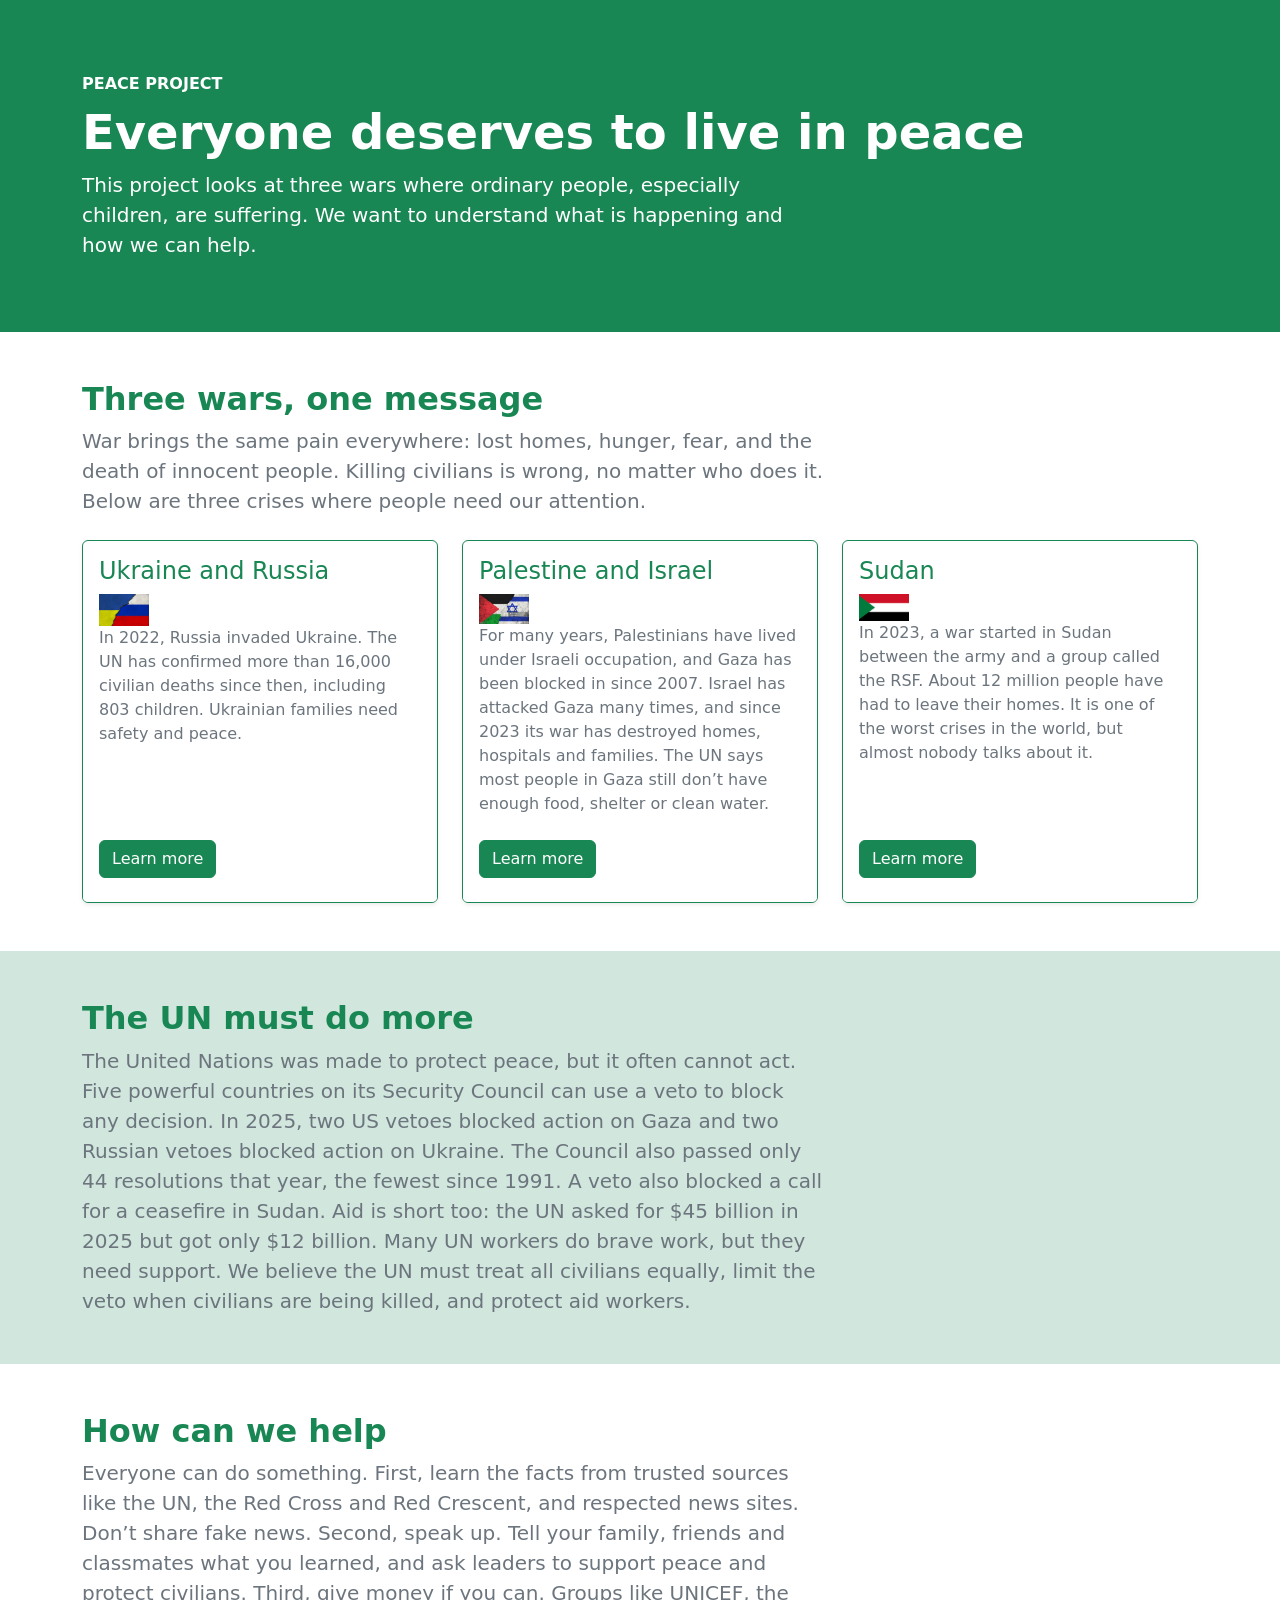
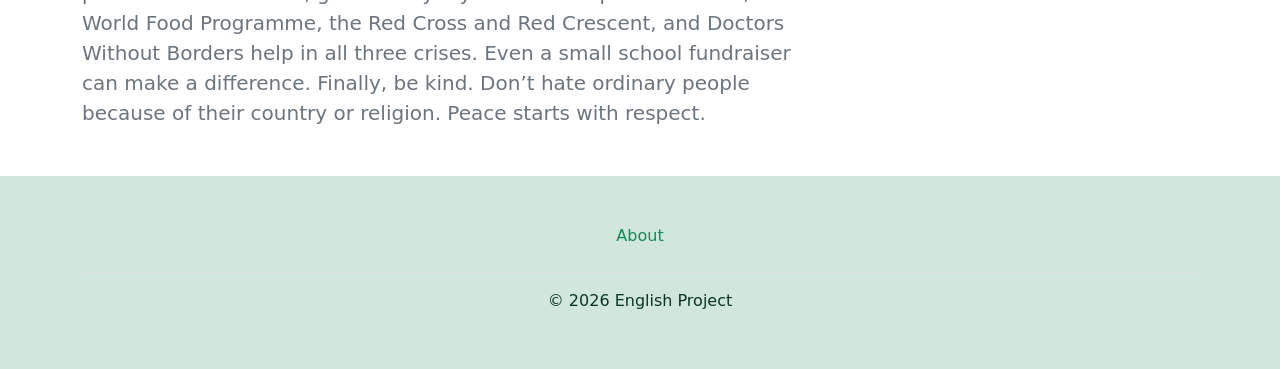
<file: index.html>
<!doctype html>
<html lang="en">
<head>
  <meta charset="utf-8">
  <meta name="viewport" content="width=device-width, initial-scale=1">
  <title>Project Presentation</title>
  <link href="https://cdn.jsdelivr.net/npm/bootstrap@5.3.3/dist/css/bootstrap.min.css" rel="stylesheet" integrity="sha384-QWTKZyjpPEjISv5WaRU9OFeRpok6YctnYmDr5pNlyT2bRjXh0JMhjY6hW+ALEwIH" crossorigin="anonymous">
  <link rel="stylesheet" href="styling.css">
  <link rel="icon" type="image/svg+xml" href="images/peace.svg">
</head>
<body class="bg-success-subtle text-success-emphasis">

  
  <!-- <nav class="navbar navbar-expand-lg border border-dark"aria-label="Offcanvas navbar">
  <div class="container-fluid">

    <div class="offcanvas offcanvas-end" tabindex="-1" id="offcanvasNavbar"
         aria-labelledby="offcanvasNavbarLabel">

      <div class="offcanvas-body">
        <ul class="navbar-nav justify-content-end flex-grow-1 pe-3">
          <li class="nav-item"><a class="nav-link active" aria-current="page" href="#">Home</a></li>
          <li class="nav-item"><a class="nav-link" href="#">Link</a></li>


      </div>
    </div>
  </div>
</nav> -->


    <section class="bg-success text-white py-5">
      <div class="container py-4">
        <p class="text-uppercase fw-semibold mb-2">Peace Project</p>
        <h1 class="display-5 fw-bold">Everyone deserves to live in peace</h1>
        <p class="lead mb-0 col-lg-8">This project looks at three wars where ordinary people, especially children, are suffering. We want to understand what is happening and how we can help.
        </div>
    </section>
    <section class="py-5 bg-white">
      <div class="container">
        <h2 class="fw-bold text-success">Three wars, one message</h2>
        <p class="fs-5 text-secondary col-lg-8 mb-4">War brings the same pain everywhere: lost homes, hunger, fear, and the death of innocent people. Killing civilians is wrong, no matter who does it. Below are three crises where people need our attention.</p>
        <div class="row row-cols-1 row-cols-md-3 g-4">
          <div class="col"><article class="card h-100 border-success shadow-sm"><div class="card-body"><h3 class="card-title h4 text-success">Ukraine and Russia</h3><img class="card-image" src="images/ukraine_vs_russia.jfif" alt="image" width="50"><p class="card-text text-secondary">In 2022, Russia invaded Ukraine. The UN has confirmed more than 16,000 civilian deaths since then, including 803 children. Ukrainian families need safety and peace.</p></div><div class="card-footer bg-white border-0 pb-4"><a href="ukraine_vs_russia.html" class="btn btn-success">Learn more</a></div></article></div>
          <div class="col"><article class="card h-100 border-success shadow-sm"><div class="card-body"><h3 class="card-title h4 text-success">Palestine and Israel</h3><img class="card-image" src="images/palastine_vs_assholes.jfif" alt="image" width="50"><p class="card-text text-secondary">For many years, Palestinians have lived under Israeli occupation, and Gaza has been blocked in since 2007. Israel has attacked Gaza many times, and since 2023 its war has destroyed homes, hospitals and families. The UN says most people in Gaza still don’t have enough food, shelter or clean water.</p></div><div class="card-footer bg-white border-0 pb-4"><a href="palastine_vs_isreal.html" class="btn btn-success">Learn more</a></div></article></div>
          <div class="col"><article class="card h-100 border-success shadow-sm"><div class="card-body"><h3 class="card-title h4 text-success">Sudan</h3><img class="card-image" src="images/sudan_logo.png" alt="image" width="50"><p class="card-text text-secondary">In 2023, a war started in Sudan between the army and a group called the RSF. About 12 million people have had to leave their homes. It is one of the worst crises in the world, but almost nobody talks about it.</p></div><div class="card-footer bg-white border-0 pb-4"><a href="sudan.html" class="btn btn-success">Learn more</a></div></article></div>
        </div>
      </div>
    </section>
    <section class="py-5"><div class="container"><h2 class="fw-bold text-success">The UN must do more</h2><p class="fs-5 text-secondary col-lg-8 mb-0">The United Nations was made to protect peace, but it often cannot act. Five powerful countries on its Security Council can use a veto to block any decision. In 2025, two US vetoes blocked action on Gaza and two Russian vetoes blocked action on Ukraine. The Council also passed only 44 resolutions that year, the fewest since 1991. A veto also blocked a call for a ceasefire in Sudan. Aid is short too: the UN asked for $45 billion in 2025 but got only $12 billion. Many UN workers do brave work, but they need support. We believe the UN must treat all civilians equally, limit the veto when civilians are being killed, and protect aid workers.</p></div></section>
    <section class="py-5 bg-white"><div class="container"><h2 class="fw-bold text-success">How can we help</h2><p class="fs-5 text-secondary col-lg-8 mb-0">Everyone can do something. First, learn the facts from trusted sources like the UN, the Red Cross and Red Crescent, and respected news sites. Don’t share fake news. Second, speak up. Tell your family, friends and classmates what you learned, and ask leaders to support peace and protect civilians. Third, give money if you can. Groups like UNICEF, the World Food Programme, the Red Cross and Red Crescent, and Doctors Without Borders help in all three crises. Even a small school fundraiser can make a difference. Finally, be kind. Don’t hate ordinary people because of their country or religion. Peace starts with respect.</p></div></section>
  </main>
  
  <div class="container "><footer class="py-3 my-4"><ul class="nav justify-content-center border-bottom pb-3 mb-3"><li class="nav-item"><a href="about.html" class="nav-link px-2 fg-2 text-success">About</a></li></ul><p class="text-center fg-2">© 2026 English Project</p></footer></div>
  
  <script src="https://cdn.jsdelivr.net/npm/bootstrap@5.3.3/dist/js/bootstrap.bundle.min.js" integrity="sha384-YvpcrYf0tY3lHB60NNkmXc5s9fDVZLESaAA55NDzOxhy9GkcIdslK1eN7N6jIeHz" crossorigin="anonymous"></script>
</body>
</html>
</file>
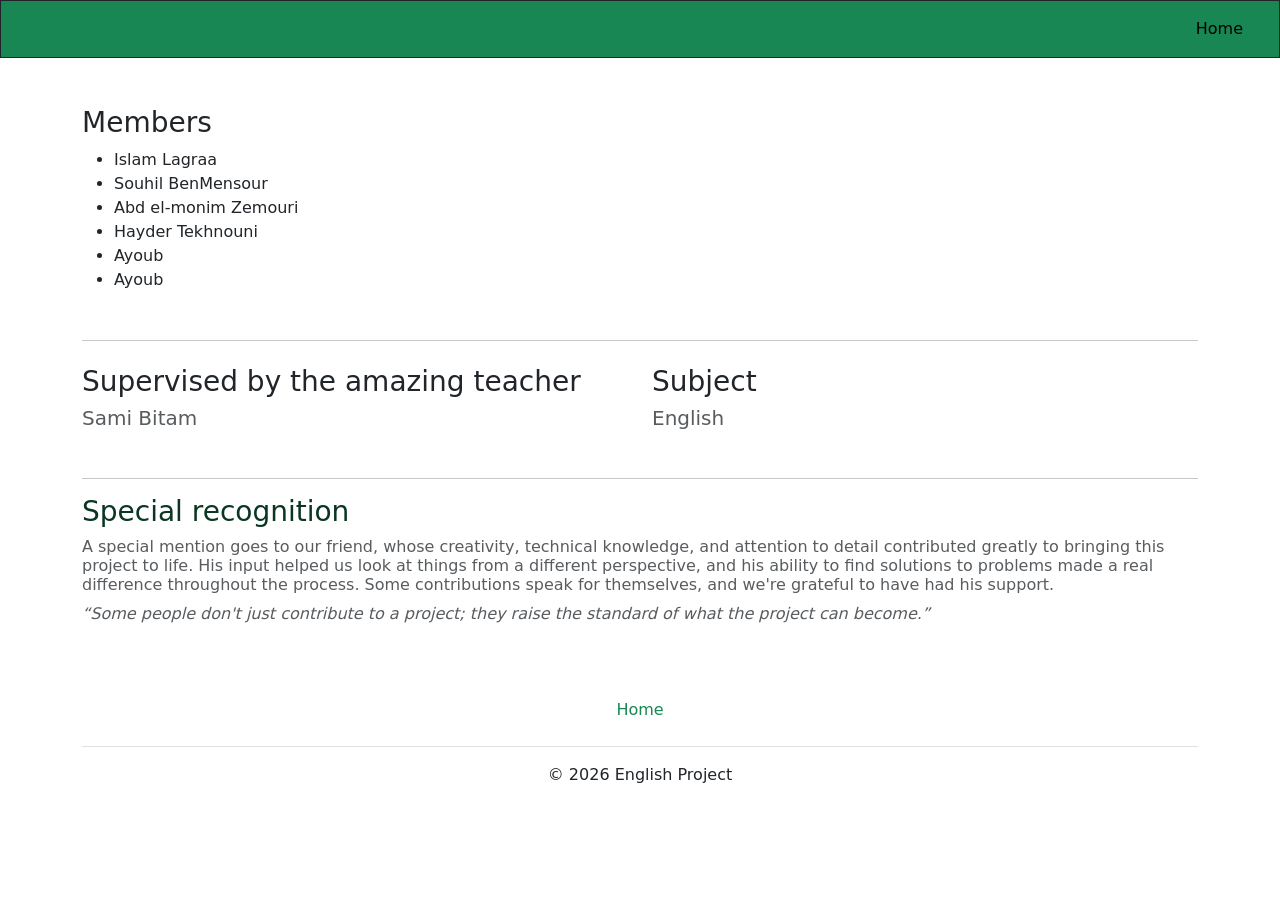
<file: about.html>
<!DOCTYPE html>
<html lang="en">
<head>
  <meta charset="UTF-8">
  <meta name="viewport" content="width=device-width, initial-scale=1">
  <title>About Us</title>
  <link href="https://cdn.jsdelivr.net/npm/bootstrap@5.3.3/dist/css/bootstrap.min.css" rel="stylesheet">
  <link rel="icon" type="image/svg+xml" href="images/peace.svg">
</head>
<body>

  <nav class="navbar navbar-expand-lg text-bg-success border border-dark"aria-label="Offcanvas navbar">
  <div class="container-fluid">

    <div class="offcanvas offcanvas-end" tabindex="-1" id="offcanvasNavbar"
         aria-labelledby="offcanvasNavbarLabel">

      <div class="offcanvas-body">
        <ul class="navbar-nav justify-content-end flex-grow-1 pe-3">
          <li class="nav-item"><a class="nav-link active" aria-current="page" href="index.html">Home</a></li>


      </div>
    </div>
  </div>
</nav>

  <main class="container my-5">
    <section class="mb-5">
      <h3>Members</h3>
      <ul>
        <li>Islam Lagraa</li>
        <li>Souhil BenMensour</li>
        <li>Abd el-monim Zemouri</li>
        <li>Hayder Tekhnouni</li>
        <li>Ayoub</li>
        <li>Ayoub</li>
      </ul>
    </section>

    <hr>

    <section class="row mt-4">
      <div class="col-md-6 mb-4">
        <h3>Supervised by the amazing teacher</h3>
        <h5 class="text-muted">Sami Bitam</h5>
      </div>
      <div class="col-md-6 mb-4">
        <h3>Subject</h3>
        <h5 class="text-muted">English</h5>
      </div>
    </section>

    <hr>

        <section class="mb-5">
      <h3 class="text-success-emphasis">Special recognition</h3>
      <h6 class="text-muted">
        A special mention goes to our friend, whose creativity, technical knowledge, and attention to detail contributed greatly to bringing this project to life. His input helped us look at things from a different perspective, and his ability to find solutions to problems made a real difference throughout the process.

      Some contributions speak for themselves, and we're grateful to have had his support.
</h6>
<p class="text-muted"><i>“Some people don't just contribute to a project; they raise the standard of what the project can become.”</i></p>
    </section>
  </main>

    <div class="container "><footer class="py-3 my-4"><ul class="nav justify-content-center border-bottom pb-3 mb-3"><li class="nav-item"><a href="index.html" class="nav-link px-2 fg-2 text-success">Home</a></li></ul><p class="text-center fg-2">© 2026 English Project</p></footer></div>

  <script src="https://cdn.jsdelivr.net/npm/bootstrap@5.3.3/dist/js/bootstrap.bundle.min.js"></script>
</body>
</html>
</file>
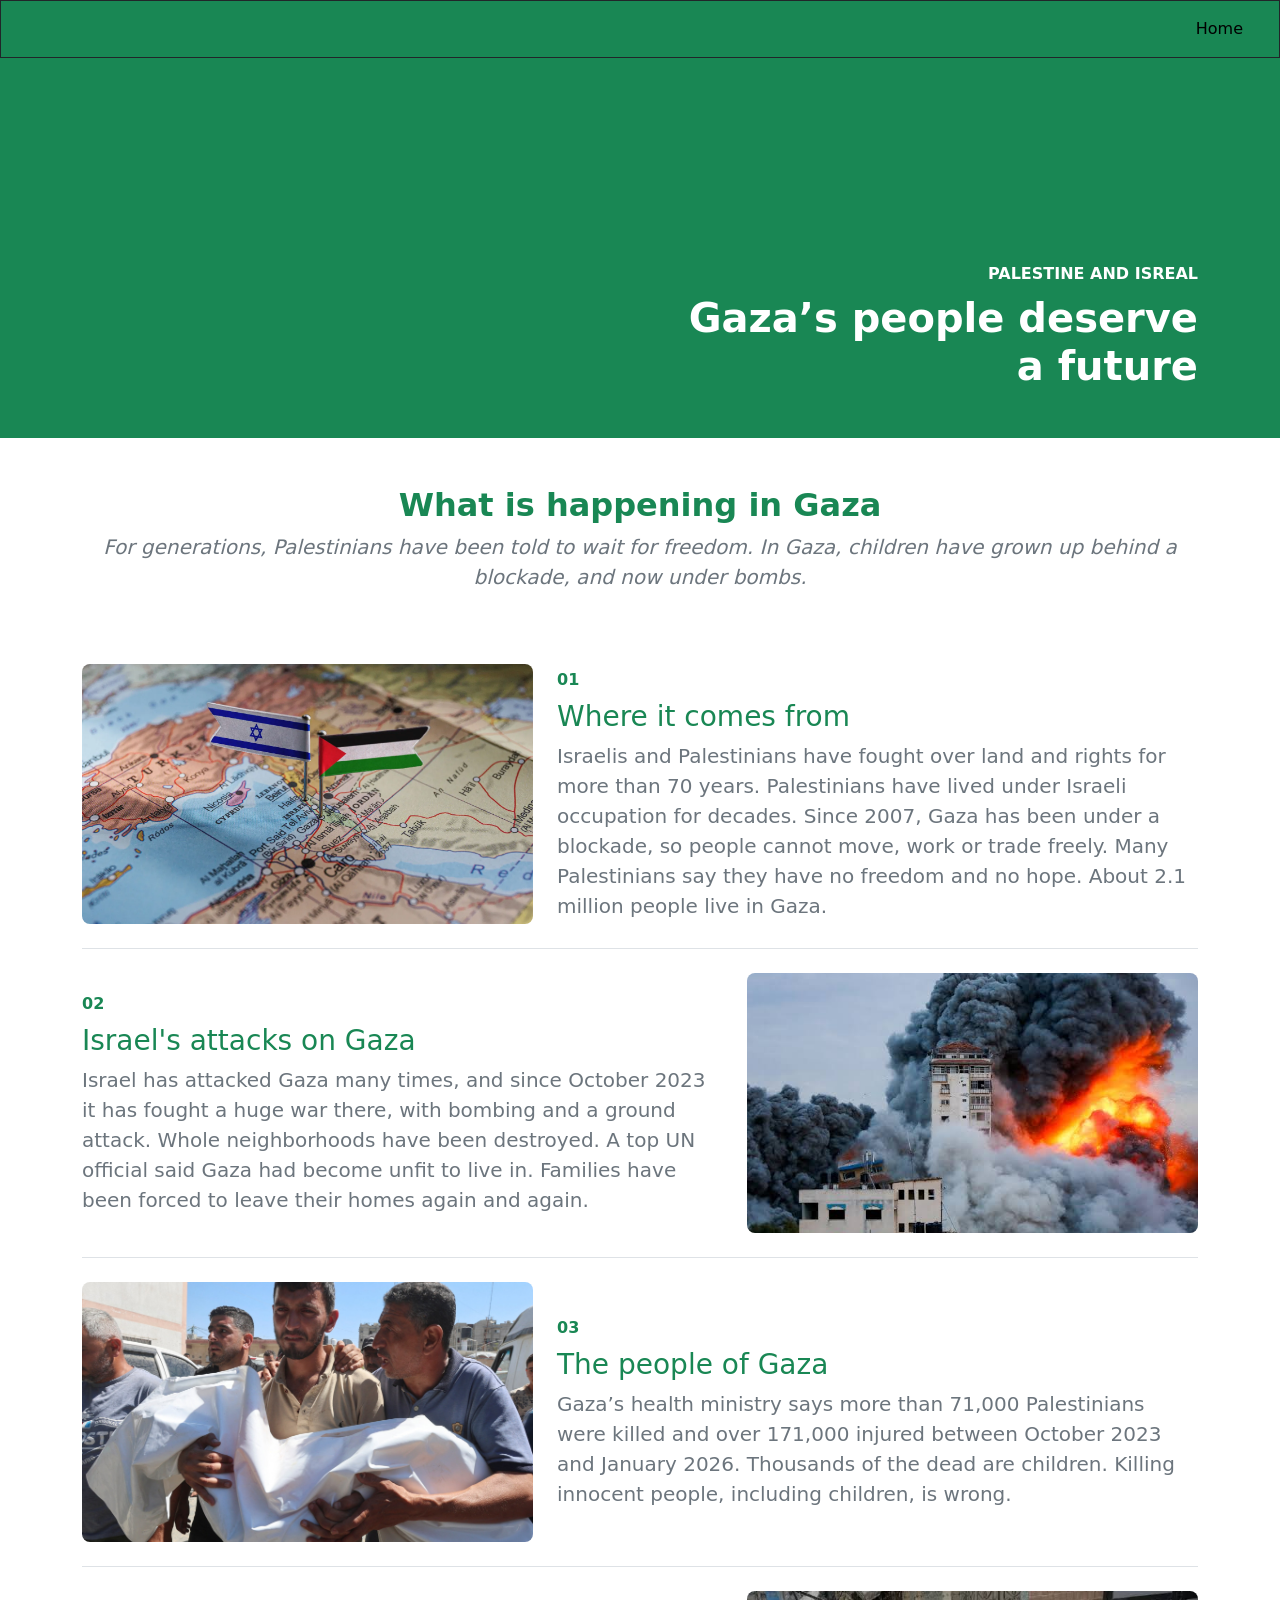
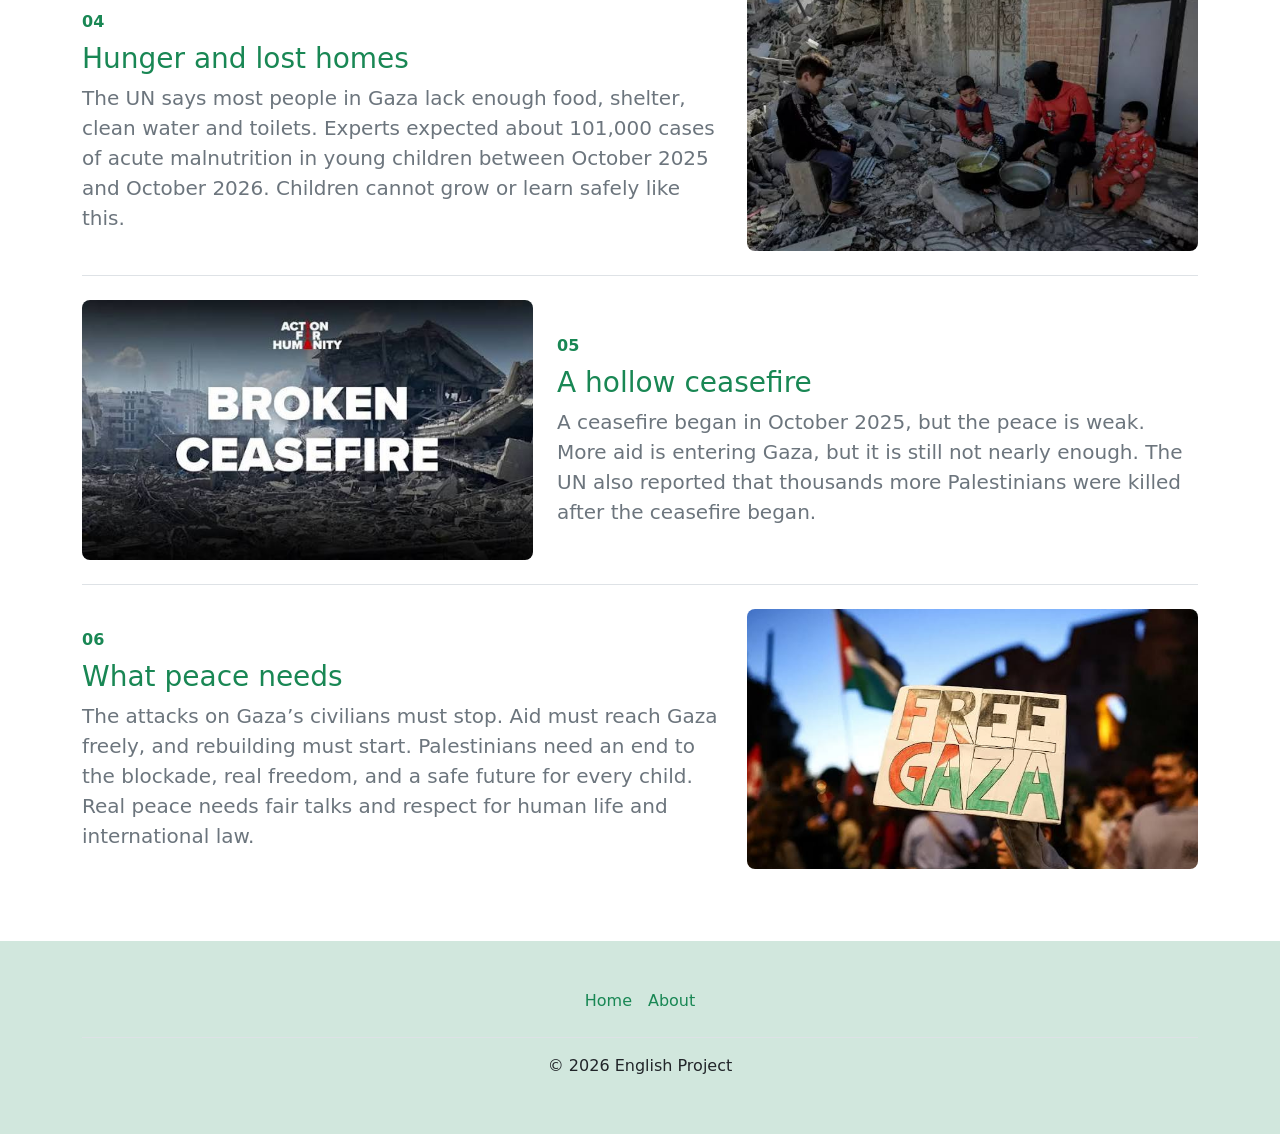
<file: palastine_vs_isreal.html>
<!doctype html>
<html lang="en">
<head>
  <meta charset="utf-8">
  <meta name="viewport" content="width=device-width, initial-scale=1">
  <title>Palastine and Isreal</title>
  <link href="https://cdn.jsdelivr.net/npm/bootstrap@5.3.3/dist/css/bootstrap.min.css" rel="stylesheet" integrity="sha384-QWTKZyjpPEjISv5WaRU9OFeRpok6YctnYmDr5pNlyT2bRjXh0JMhjY6hW+ALEwIH" crossorigin="anonymous">
  <link rel="stylesheet" href="styling.css">
  <link rel="icon" type="image/svg+xml" href="images/peace.svg">
</head>
<body class="bg-success-subtle">
    <nav class="navbar navbar-expand-lg text-bg-success border border-dark"aria-label="Offcanvas navbar">
  <div class="container-fluid">

    <div class="offcanvas offcanvas-end" tabindex="-1" id="offcanvasNavbar"
         aria-labelledby="offcanvasNavbarLabel">

      <div class="offcanvas-body">
        <ul class="navbar-nav justify-content-end flex-grow-1 pe-3">
          <li class="nav-item"><a class="nav-link active" aria-current="page" href="index.html">Home</a></li>


      </div>
    </div>
  </div>
</nav>  

  <main>
    <!-- Change --hero-background in styling.css to customize this color. -->
    <header class="project-hero text-white d-flex align-items-end">
      <div class="container pb-5"><div class="row justify-content-end"><div class="col-md-8 col-lg-6 text-md-end">
        <p class="text-uppercase fw-semibold mb-2">palestine and isreal</p>
        <h2 class="display-6 fw-bold mb-0">Gaza’s people deserve a future</h2>
      </div></div></div>
    </header>

    <section class="py-5 bg-white">
      <div class="container">
        <div class="text-center mb-5"><h1 class="h2 fw-bold text-success">What is happening in Gaza</h1><i><b><p class="lead text-secondary mb-0">For generations, Palestinians have been told to wait for freedom. In Gaza, children have grown up behind a blockade, and now under bombs.</p></i></b></div>
        <!-- Duplicate a .project-card block to add more projects. Change its image src and text. -->
        <div class="project-list">
          <article class="card project-card border-0 border-bottom rounded-0 py-4"><div class="row align-items-center g-4"><div class="col-md-5"><img class="project-image" src="images/where_it_comes_from.webp" alt="Project one"></div><div class="col-md-7"><div class="card-body p-0"><p class="text-success fw-semibold mb-2">01</p><h2 class="h3 card-title text-success">Where it comes from</h2><p class="card-text fs-5 text-secondary mb-0">Israelis and Palestinians have fought over land and rights for more than 70 years. Palestinians have lived under Israeli occupation for decades. Since 2007, Gaza has been under a blockade, so people cannot move, work or trade freely. Many Palestinians say they have no freedom and no hope. About 2.1 million people live in Gaza.</p></div></div></div></article>
          <article class="card project-card border-0 border-bottom rounded-0 py-4"><div class="row align-items-center g-4"><div class="col-md-7 order-2 order-md-1"><div class="card-body p-0"><p class="text-success fw-semibold mb-2">02</p><h2 class="h3 card-title text-success">Israel's attacks on Gaza</h2><p class="card-text fs-5 text-secondary mb-0">Israel has attacked Gaza many times, and since October 2023 it has fought a huge war there, with bombing and a ground attack. Whole neighborhoods have been destroyed. A top UN official said Gaza had become unfit to live in. Families have been forced to leave their homes again and again.</p></div></div><div class="col-md-5 order-1 order-md-2"><img class="project-image" src="images/israel's attacks on gaza.jfif" alt="Project two"></div></div></article>
          <article class="card project-card border-0 border-bottom rounded-0 py-4"><div class="row align-items-center g-4"><div class="col-md-5"><img class="project-image" src="images/the_people_of_gaza.jpg" alt="Project three"></div><div class="col-md-7"><div class="card-body p-0"><p class="text-success fw-semibold mb-2">03</p><h2 class="h3 card-title text-success">The people of Gaza</h2><p class="card-text fs-5 text-secondary mb-0">Gaza’s health ministry says more than 71,000 Palestinians were killed and over 171,000 injured between October 2023 and January 2026. Thousands of the dead are children. Killing innocent people, including children, is wrong.</p></div></div></div></article>
          <article class="card project-card border-0 border-bottom rounded-0 py-4"><div class="row align-items-center g-4"><div class="col-md-7 order-2 order-md-1"><div class="card-body p-0"><p class="text-success fw-semibold mb-2">04</p><h2 class="h3 card-title text-success">Hunger and lost homes</h2><p class="card-text fs-5 text-secondary mb-0">The UN says most people in Gaza lack enough food, shelter, clean water and toilets. Experts expected about 101,000 cases of acute malnutrition in young children between October 2025 and October 2026. Children cannot grow or learn safely like this.</p></div></div><div class="col-md-5 order-1 order-md-2"><img class="project-image" src="images/hunger_and_lost_homes.jfif" alt="Project four"></div></div></article>
          <article class="card project-card border-0 border-bottom rounded-0 py-4"><div class="row align-items-center g-4"><div class="col-md-5"><img class="project-image" src="images/a_hollow_ceasefire.jfif" alt="Project five"></div><div class="col-md-7"><div class="card-body p-0"><p class="text-success fw-semibold mb-2">05</p><h2 class="h3 card-title text-success">A hollow ceasefire</h2><p class="card-text fs-5 text-secondary mb-0">A ceasefire began in October 2025, but the peace is weak. More aid is entering Gaza, but it is still not nearly enough. The UN also reported that thousands more Palestinians were killed after the ceasefire began.</p></div></div></div></article>
          <article class="card project-card border-0 rounded-0 py-4"><div class="row align-items-center g-4"><div class="col-md-7 order-2 order-md-1"><div class="card-body p-0"><p class="text-success fw-semibold mb-2">06</p><h2 class="h3 card-title text-success">What peace needs</h2><p class="card-text fs-5 text-secondary mb-0">The attacks on Gaza’s civilians must stop. Aid must reach Gaza freely, and rebuilding must start. Palestinians need an end to the blockade, real freedom, and a safe future for every child. Real peace needs fair talks and respect for human life and international law.</p></div></div><div class="col-md-5 order-1 order-md-2"><img class="project-image" src="images/what_peace_needs_palastine.jfif" alt="Project six"></div></div></article>
        </div>
      </div>
    </section>
  </main>
  <!-- <footer class="bg-success text-white py-4"><div class="container text-center"><small>© 2026 Project Presentation</small></div></footer> -->
     <div class="container "><footer class="py-3 my-4"><ul class="nav justify-content-center border-bottom pb-3 mb-3"><li class="nav-item"><a href="index.html" class="nav-link px-2 fg-2 text-success">Home</a></li><li class="nav-item"><a href="about.html" class="nav-link px-2 fg-2 text-success">About</a></li></ul><p class="text-center fg-2">© 2026 English Project</p></footer></div>
  <script src="https://cdn.jsdelivr.net/npm/bootstrap@5.3.3/dist/js/bootstrap.bundle.min.js" integrity="sha384-YvpcrYf0tY3lHB60NNkmXc5s9fDVZLESaAA55NDzOxhy9GkcIdslK1eN7N6jIeHz" crossorigin="anonymous"></script>
</body>
</html>
</file>
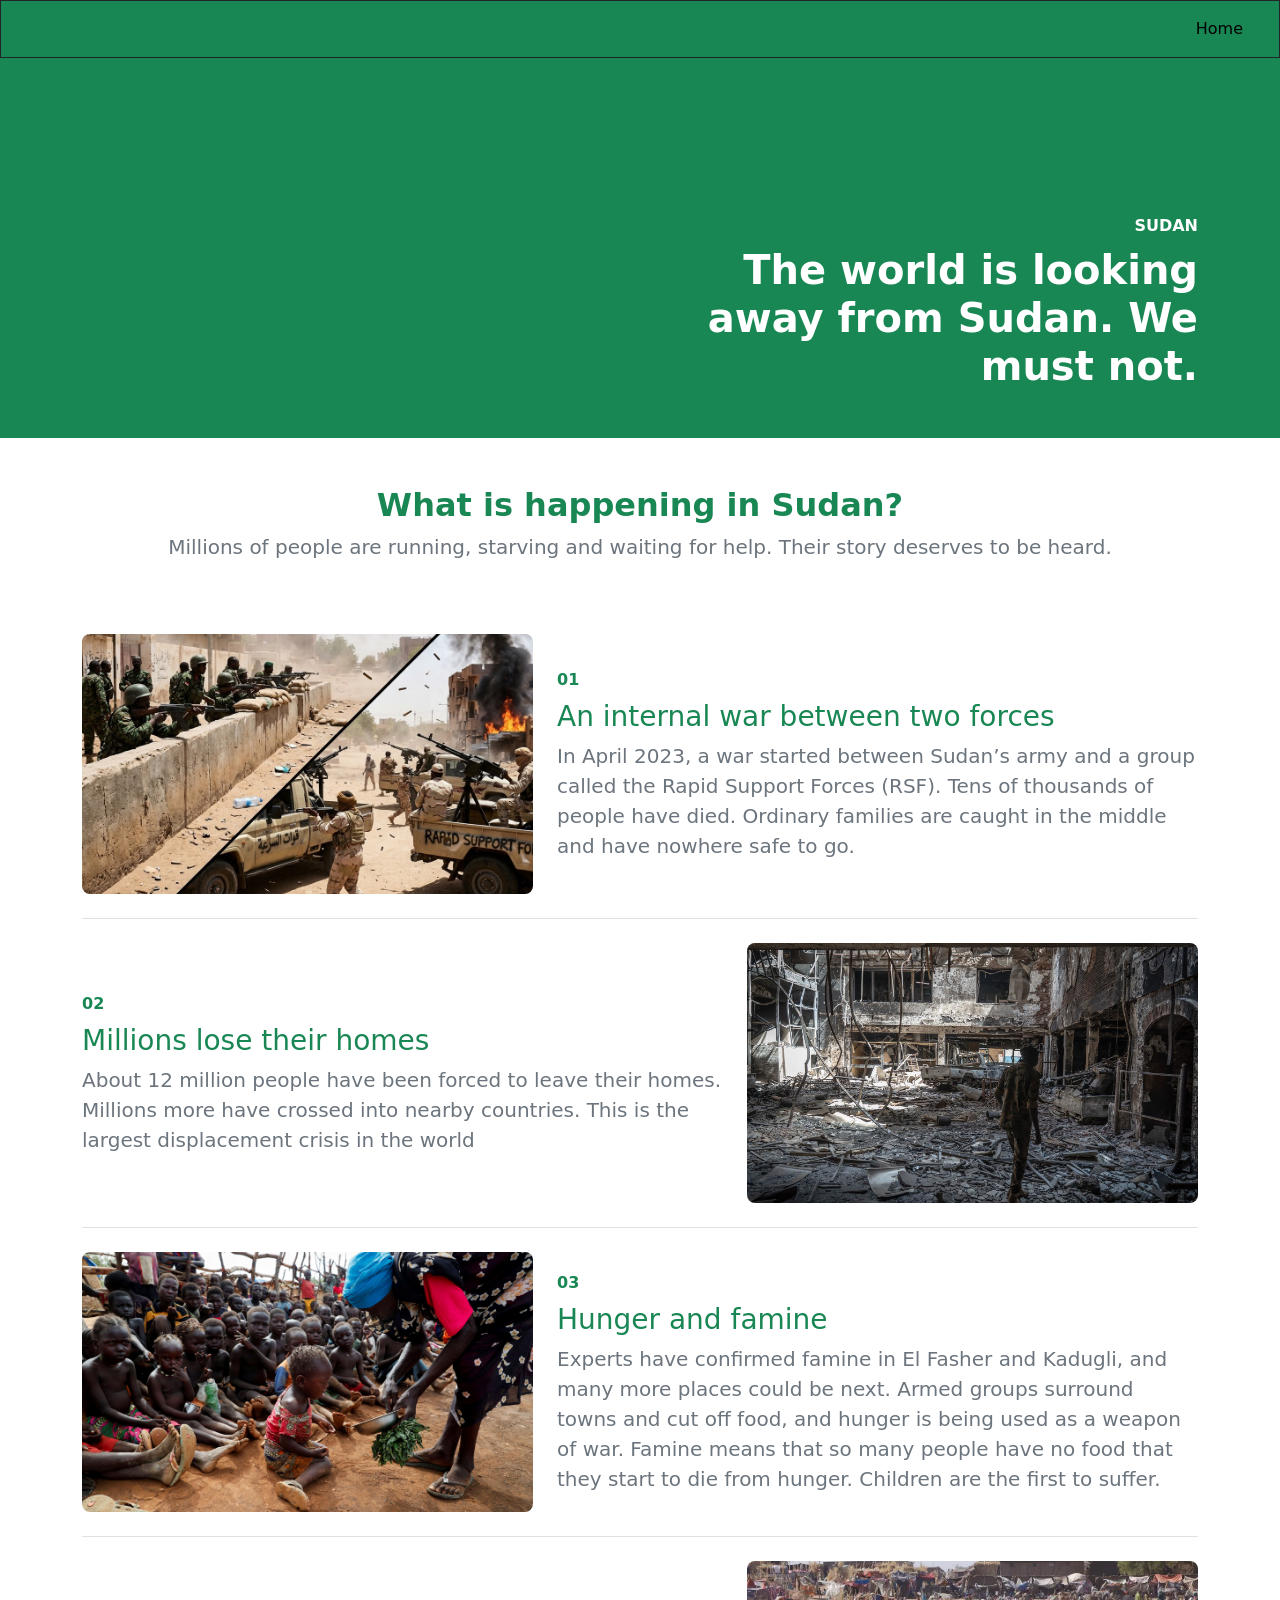
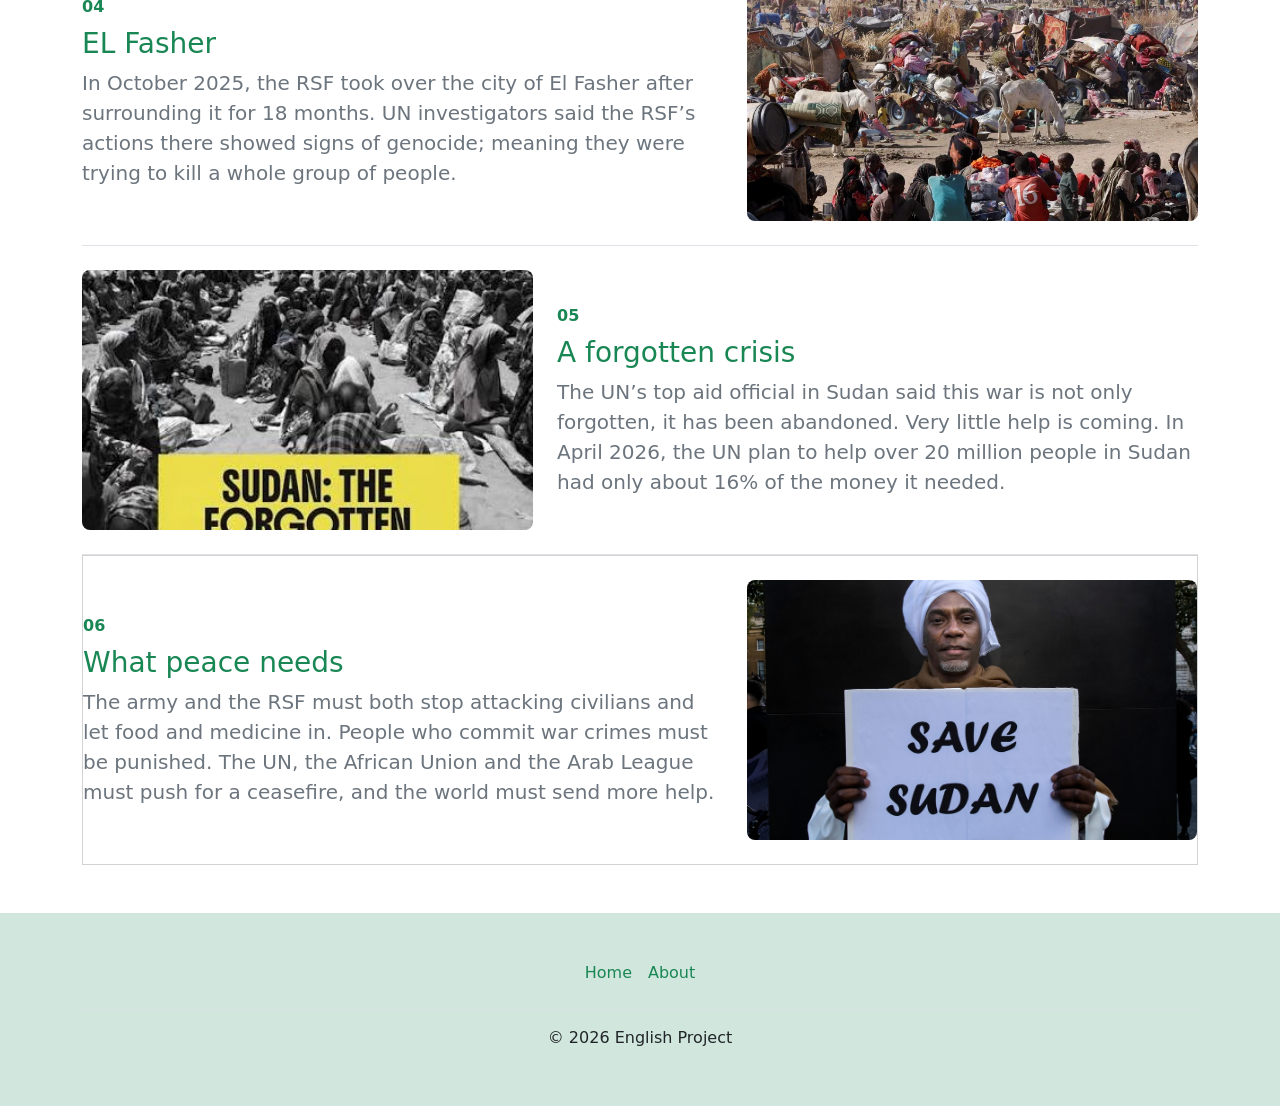
<file: sudan.html>
<!doctype html>
<html lang="en">
<head>
  <meta charset="utf-8">
  <meta name="viewport" content="width=device-width, initial-scale=1">
  <title>Sudan</title>
  <link href="https://cdn.jsdelivr.net/npm/bootstrap@5.3.3/dist/css/bootstrap.min.css" rel="stylesheet" integrity="sha384-QWTKZyjpPEjISv5WaRU9OFeRpok6YctnYmDr5pNlyT2bRjXh0JMhjY6hW+ALEwIH" crossorigin="anonymous">
  <link rel="stylesheet" href="styling.css">
  <link rel="icon" type="image/svg+xml" href="images/peace.svg">
</head>
<body class="bg-success-subtle">
    <nav class="navbar navbar-expand-lg text-bg-success border border-dark"aria-label="Offcanvas navbar">
  <div class="container-fluid">

    <div class="offcanvas offcanvas-end" tabindex="-1" id="offcanvasNavbar"
         aria-labelledby="offcanvasNavbarLabel">

      <div class="offcanvas-body">
        <ul class="navbar-nav justify-content-end flex-grow-1 pe-3">
          <li class="nav-item"><a class="nav-link active" aria-current="page" href="index.html">Home</a></li>


      </div>
    </div>
  </div>
</nav>  

  <main>
    <!-- Change --hero-background in styling.css to customize this color. -->
    <header class="project-hero text-white d-flex align-items-end">
      <div class="container pb-5"><div class="row justify-content-end"><div class="col-md-8 col-lg-6 text-md-end">
        <p class="text-uppercase fw-semibold mb-2">Sudan</p>
        <h2 class="display-6 fw-bold mb-0">The world is looking away from Sudan. We must not.</h2>
      </div></div></div>
    </header>

    <section class="py-5 bg-white">
      <div class="container">
        <div class="text-center mb-5"><h1 class="h2 fw-bold text-success">What is happening in Sudan?</h1><p class="lead text-secondary mb-0">Millions of people are running, starving and waiting for help. Their story deserves to be heard.</p></div>
        <!-- Duplicate a .project-card block to add more projects. Change its image src and text. -->
        <div class="project-list">
          <article class="card project-card border-0 border-bottom rounded-0 py-4"><div class="row align-items-center g-4"><div class="col-md-5"><img class="project-image" src="images/sudan_army_vs_rsf.jfif" alt="Project one"></div><div class="col-md-7"><div class="card-body p-0"><p class="text-success fw-semibold mb-2">01</p><h2 class="h3 card-title text-success">An internal war between two forces</h2><p class="card-text fs-5 text-secondary mb-0">In April 2023, a war started between Sudan’s army and a group called the Rapid Support Forces (RSF). Tens of thousands of people have died. Ordinary families are caught in the middle and have nowhere safe to go.</p></div></div></div></article>
          <article class="card project-card border-0 border-bottom rounded-0 py-4"><div class="row align-items-center g-4"><div class="col-md-7 order-2 order-md-1"><div class="card-body p-0"><p class="text-success fw-semibold mb-2">02</p><h2 class="h3 card-title text-success">Millions lose their homes</h2><p class="card-text fs-5 text-secondary mb-0">About 12 million people have been forced to leave their homes. Millions more have crossed into nearby countries. This is the largest displacement crisis in the world</p></div></div><div class="col-md-5 order-1 order-md-2"><img class="project-image" src="images/destroyed_homes.jpg" alt="Project two"></div></div></article>
          <article class="card project-card border-0 border-bottom rounded-0 py-4"><div class="row align-items-center g-4"><div class="col-md-5"><img class="project-image" src="images/hunger_in_sudan.jfif" alt="Project three"></div><div class="col-md-7"><div class="card-body p-0"><p class="text-success fw-semibold mb-2">03</p><h2 class="h3 card-title text-success">Hunger and famine</h2><p class="card-text fs-5 text-secondary mb-0">Experts have confirmed famine in El Fasher and Kadugli, and many more places could be next. Armed groups surround towns and cut off food, and hunger is being used as a weapon of war. Famine means that so many people have no food that they start to die from hunger. Children are the first to suffer.</p></div></div></div></article>
          <article class="card project-card border-0 border-bottom rounded-0 py-4"><div class="row align-items-center g-4"><div class="col-md-7 order-2 order-md-1"><div class="card-body p-0"><p class="text-success fw-semibold mb-2">04</p><h2 class="h3 card-title text-success">EL Fasher</h2><p class="card-text fs-5 text-secondary mb-0">In October 2025, the RSF took over the city of El Fasher after surrounding it for 18 months. UN investigators said the RSF’s actions there showed signs of genocide; meaning they were trying to kill a whole group of people.</p></div></div><div class="col-md-5 order-1 order-md-2"><img class="project-image" src="images/EL_Fasher" alt="Project four"></div></div></article>
          <article class="card project-card border-0 border-bottom rounded-0 py-4"><div class="row align-items-center g-4"><div class="col-md-5"><img class="project-image" src="images/sudan_forgotten_crisis.jpg" alt="Project five"></div><div class="col-md-7"><div class="card-body p-0"><p class="text-success fw-semibold mb-2">05</p><h2 class="h3 card-title text-success">A forgotten crisis</h2><p class="card-text fs-5 text-secondary mb-0">The UN’s top aid official in Sudan said this war is not only forgotten, it has been abandoned. Very little help is coming. In April 2026, the UN plan to help over 20 million people in Sudan had only about 16% of the money it needed.</p></div></div></div></article>
          <article class="card project-card b-0 rounded-0 py-4"><div class="row align-items-center g-4"><div class="col-md-7 order-2 order-md-1"><div class="card-body p-0"><p class="text-success fw-semibold mb-2">06</p><h2 class="h3 card-title text-success">What peace needs</h2><p class="card-text fs-5 text-secondary mb-0">The army and the RSF must both stop attacking civilians and let food and medicine in. People who commit war crimes must be punished. The UN, the African Union and the Arab League must push for a ceasefire, and the world must send more help.</p></div></div><div class="col-md-5 order-1 order-md-2"><img class="project-image" src="images/save_sudan.jpg" alt="Project six"></div></div></article>
        </div>
      </div>
    </section>
  </main>
  <!-- <footer class="bg-success text-white py-4"><div class="container text-center"><small>© 2026 Project Presentation</small></div></footer> -->
  <div class="container "><footer class="py-3 my-4"><ul class="nav justify-content-center border-bottom pb-3 mb-3"><li class="nav-item"><a href="index.html" class="nav-link px-2 fg-2 text-success">Home</a></li><li class="nav-item"><a href="about.html" class="nav-link px-2 fg-2 text-success">About</a></li></ul><p class="text-center fg-2">© 2026 English Project</p></footer></div>
  <script src="https://cdn.jsdelivr.net/npm/bootstrap@5.3.3/dist/js/bootstrap.bundle.min.js" integrity="sha384-YvpcrYf0tY3lHB60NNkmXc5s9fDVZLESaAA55NDzOxhy9GkcIdslK1eN7N6jIeHz" crossorigin="anonymous"></script>
</body>
</html>
</file>
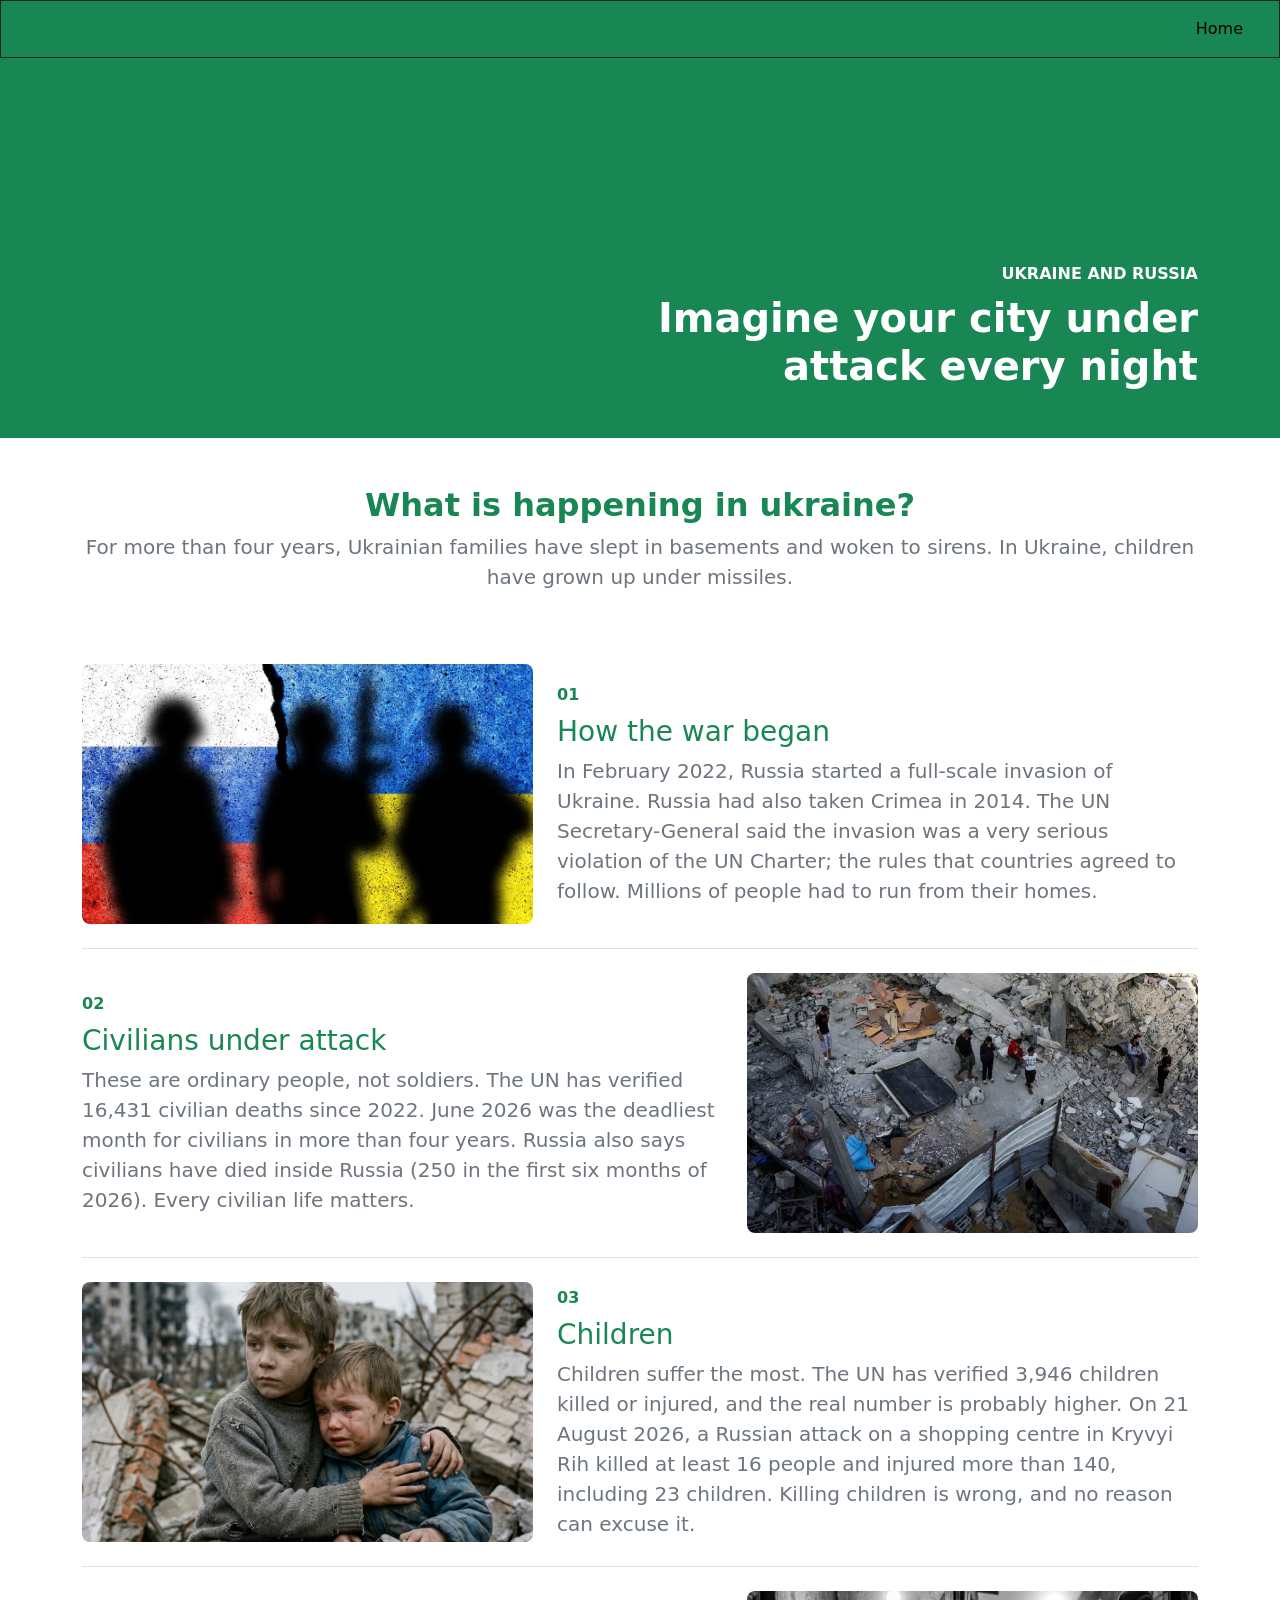
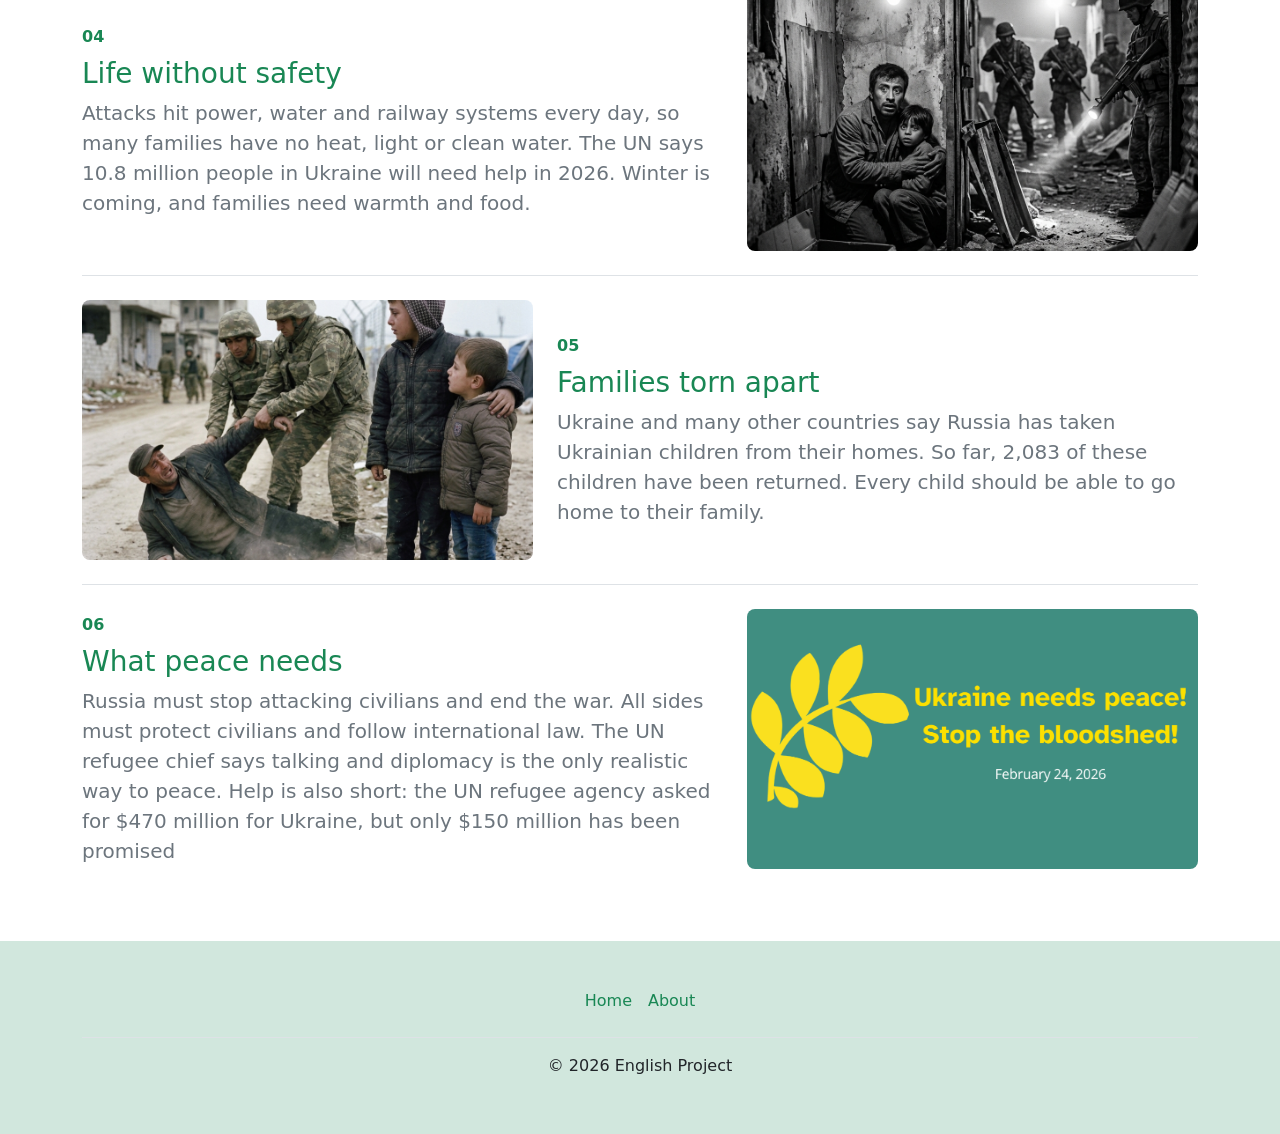
<file: ukraine_vs_russia.html>
<!doctype html>
<html lang="en">
<head>
  <meta charset="utf-8">
  <meta name="viewport" content="width=device-width, initial-scale=1">
  <title>Ukraine and Russia</title>
  <link href="https://cdn.jsdelivr.net/npm/bootstrap@5.3.3/dist/css/bootstrap.min.css" rel="stylesheet" integrity="sha384-QWTKZyjpPEjISv5WaRU9OFeRpok6YctnYmDr5pNlyT2bRjXh0JMhjY6hW+ALEwIH" crossorigin="anonymous">
  <link rel="stylesheet" href="styling.css">
  <link rel="icon" type="image/svg+xml" href="images/peace.svg">
</head>
<body class="bg-success-subtle">
    <nav class="navbar navbar-expand-lg text-bg-success border border-dark"aria-label="Offcanvas navbar">
  <div class="container-fluid">

    <div class="offcanvas offcanvas-end" tabindex="-1" id="offcanvasNavbar"
         aria-labelledby="offcanvasNavbarLabel">

      <div class="offcanvas-body">
        <ul class="navbar-nav justify-content-end flex-grow-1 pe-3">
          <li class="nav-item"><a class="nav-link active" aria-current="page" href="index.html">Home</a></li>


      </div>
    </div>
  </div>
</nav>  

  <main>
    <!-- Change --hero-background in styling.css to customize this color. -->
    <header class="project-hero text-white d-flex align-items-end">
      <div class="container pb-5"><div class="row justify-content-end"><div class="col-md-8 col-lg-6 text-md-end">
        <p class="text-uppercase fw-semibold mb-2">Ukraine and Russia</p>
        <h2 class="display-6 fw-bold mb-0">Imagine your city under attack every night</h2>
      </div></div></div>
    </header>

    <section class="py-5 bg-white">
      <div class="container">
        <div class="text-center mb-5"><h1 class="h2 fw-bold text-success">What is happening in ukraine?</h1><p class="lead text-secondary mb-0">For more than four years, Ukrainian families have slept in basements and woken to sirens. In Ukraine, children have grown up under missiles.</p></div>
        <!-- Duplicate a .project-card block to add more projects. Change its image src and text. -->
        <div class="project-list">
          <article class="card project-card border-0 border-bottom rounded-0 py-4"><div class="row align-items-center g-4"><div class="col-md-5"><img class="project-image" src="images/start_of_ukraine_war.webp" alt="Project one"></div><div class="col-md-7"><div class="card-body p-0"><p class="text-success fw-semibold mb-2">01</p><h2 class="h3 card-title text-success">How the war began</h2><p class="card-text fs-5 text-secondary mb-0">In February 2022, Russia started a full-scale invasion of Ukraine. Russia had also taken Crimea in 2014. The UN Secretary-General said the invasion was a very serious violation of the UN Charter; the rules that countries agreed to follow. Millions of people had to run from their homes.</p></div></div></div></article>
          <article class="card project-card border-0 border-bottom rounded-0 py-4"><div class="row align-items-center g-4"><div class="col-md-7 order-2 order-md-1"><div class="card-body p-0"><p class="text-success fw-semibold mb-2">02</p><h2 class="h3 card-title text-success">Civilians under attack</h2><p class="card-text fs-5 text-secondary mb-0">These are ordinary people, not soldiers. The UN has verified 16,431 civilian deaths since 2022. June 2026 was the deadliest month for civilians in more than four years. Russia also says civilians have died inside Russia (250 in the first six months of 2026). Every civilian life matters.</p></div></div><div class="col-md-5 order-1 order-md-2"><img class="project-image" src="images/Civilians_under_attack.jfif" alt="civilians under attack"></div></div></article>
          <article class="card project-card border-0 border-bottom rounded-0 py-4"><div class="row align-items-center g-4"><div class="col-md-5"><img class="project-image" src="images/children.jfif" alt="children image"></div><div class="col-md-7"><div class="card-body p-0"><p class="text-success fw-semibold mb-2">03</p><h2 class="h3 card-title text-success">Children</h2><p class="card-text fs-5 text-secondary mb-0">Children suffer the most. The UN has verified 3,946 children killed or injured, and the real number is probably higher. On 21 August 2026, a Russian attack on a shopping centre in Kryvyi Rih killed at least 16 people and injured more than 140, including 23 children. Killing children is wrong, and no reason can excuse it.</p></div></div></div></article>
          <article class="card project-card border-0 border-bottom rounded-0 py-4"><div class="row align-items-center g-4"><div class="col-md-7 order-2 order-md-1"><div class="card-body p-0"><p class="text-success fw-semibold mb-2">04</p><h2 class="h3 card-title text-success">Life without safety</h2><p class="card-text fs-5 text-secondary mb-0">Attacks hit power, water and railway systems every day, so many families have no heat, light or clean water. The UN says 10.8 million people in Ukraine will need help in 2026. Winter is coming, and families need warmth and food.</p></div></div><div class="col-md-5 order-1 order-md-2"><img class="project-image" src="images/life_without_safety.jfif" alt="Project four"></div></div></article>
          <article class="card project-card border-0 border-bottom rounded-0 py-4"><div class="row align-items-center g-4"><div class="col-md-5"><img class="project-image" src="images/families_torn_apart.jfif" alt="Project five"></div><div class="col-md-7"><div class="card-body p-0"><p class="text-success fw-semibold mb-2">05</p><h2 class="h3 card-title text-success">Families torn apart</h2><p class="card-text fs-5 text-secondary mb-0">Ukraine and many other countries say Russia has taken Ukrainian children from their homes. So far, 2,083 of these children have been returned. Every child should be able to go home to their family.</p></div></div></div></article>
          <article class="card project-card border-0 rounded-0 py-4"><div class="row align-items-center g-4"><div class="col-md-7 order-2 order-md-1"><div class="card-body p-0"><p class="text-success fw-semibold mb-2">06</p><h2 class="h3 card-title text-success">What peace needs</h2><p class="card-text fs-5 text-secondary mb-0">Russia must stop attacking civilians and end the war. All sides must protect civilians and follow international law. The UN refugee chief says talking and diplomacy is the only realistic way to peace. Help is also short: the UN refugee agency asked for $470 million for Ukraine, but only $150 million has been promised</p></div></div><div class="col-md-5 order-1 order-md-2"><img class="project-image" src="images/what_peace_needs" alt="Project six"></div></div></article>
        </div>
      </div>
    </section>
  </main>
  <!-- <footer class="bg-success text-white py-4"><div class="container text-center"><small>© 2026 Project Presentation</small></div></footer> -->
  <div class="container "><footer class="py-3 my-4"><ul class="nav justify-content-center border-bottom pb-3 mb-3"><li class="nav-item"><a href="index.html" class="nav-link px-2 fg-2 text-success">Home</a></li><li class="nav-item"><a href="about.html" class="nav-link px-2 fg-2 text-success">About</a></li></ul><p class="text-center fg-2">© 2026 English Project</p></footer></div>
  <script src="https://cdn.jsdelivr.net/npm/bootstrap@5.3.3/dist/js/bootstrap.bundle.min.js" integrity="sha384-YvpcrYf0tY3lHB60NNkmXc5s9fDVZLESaAA55NDzOxhy9GkcIdslK1eN7N6jIeHz" crossorigin="anonymous"></script>
</body>
</html>
</file>
<file: styling.css>
:root {
  /* Change these values to resize images or recolor the hero. */
  --project-image-height: 260px;
  --hero-background: var(--bs-success);
}

.project-hero {
  min-height: 380px;
  background: var(--hero-background);
}

.project-image {
  display: block;
  width: 100%;
  height: var(--project-image-height);
  object-fit: cover;
  border-radius: var(--bs-border-radius-lg);
}

.project-card {
  position: relative;
  transition: background-color .2s ease, transform .2s ease;
}

.project-card:hover,
.project-card:focus-within {
  background-color: var(--bs-success-bg-subtle);
  transform: translateY(-2px);
}

@media (max-width: 767.98px) {
  :root { --project-image-height: 220px; }
  .project-hero { min-height: 300px; }
}
</file>
